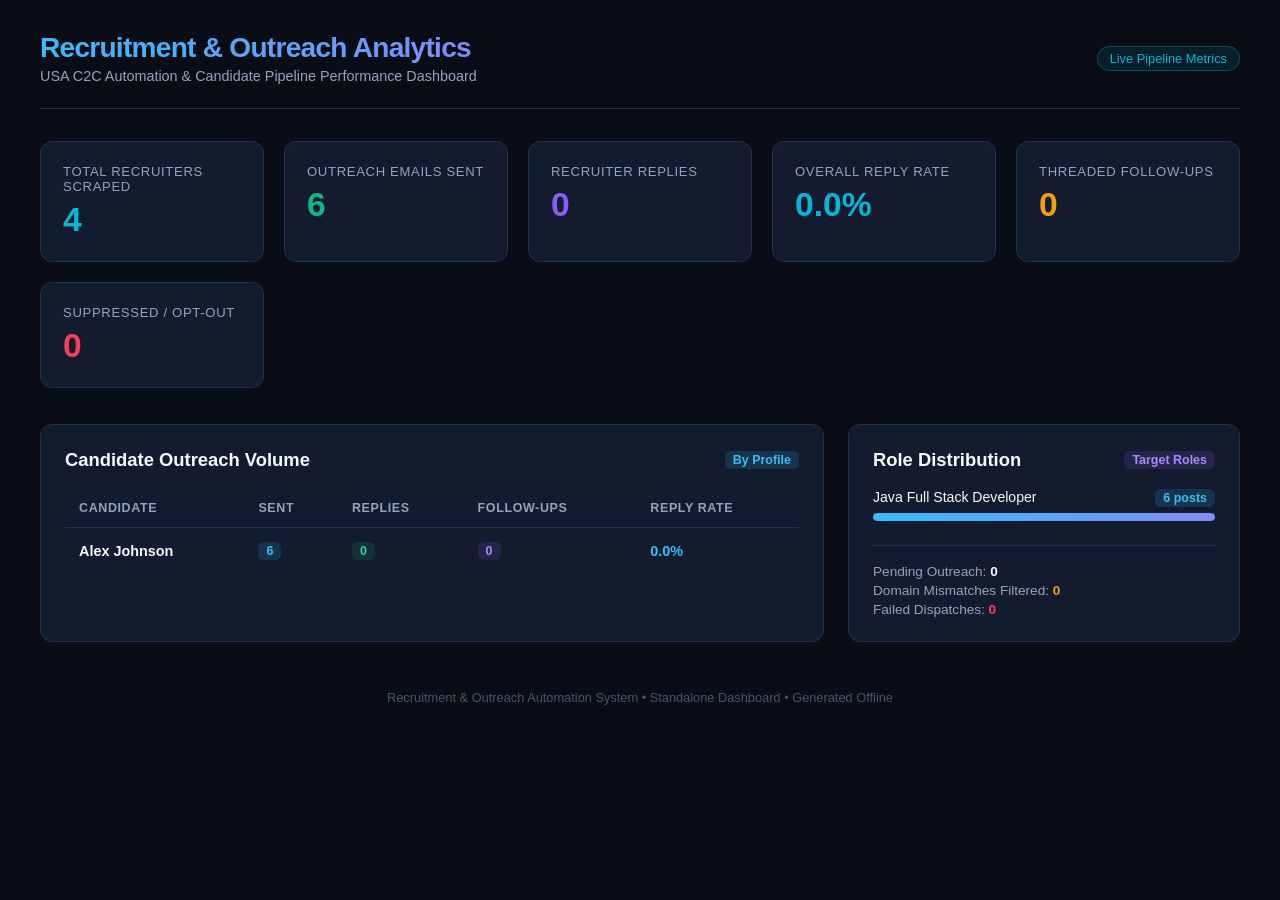
<file: analytics_report.html>
<!DOCTYPE html>
<html lang="en">
<head>
    <meta charset="UTF-8">
    <meta name="viewport" content="width=device-width, initial-scale=1.0">
    <title>Recruitment & Outreach Analytics</title>
    <style>
        :root {
            --bg-base: #090d16;
            --bg-card: #131b2e;
            --bg-card-hover: #1c2742;
            --border: #23304e;
            --text-primary: #f8fafc;
            --text-secondary: #94a3b8;
            --cyan: #06b6d4;
            --cyan-glow: rgba(6, 182, 212, 0.2);
            --emerald: #10b981;
            --emerald-glow: rgba(16, 185, 129, 0.2);
            --purple: #8b5cf6;
            --amber: #f59e0b;
            --rose: #f43f5e;
        }
        * {
            margin: 0;
            padding: 0;
            box-sizing: border-box;
            font-family: -apple-system, BlinkMacSystemFont, "Segoe UI", Roboto, Helvetica, Arial, sans-serif;
        }
        body {
            background-color: var(--bg-base);
            color: var(--text-primary);
            padding: 32px 24px;
            min-height: 100vh;
        }
        .container {
            max-width: 1200px;
            margin: 0 auto;
        }
        header {
            display: flex;
            justify-content: space-between;
            align-items: center;
            border-bottom: 1px solid var(--border);
            padding-bottom: 24px;
            margin-bottom: 32px;
        }
        .brand-title {
            font-size: 1.75rem;
            font-weight: 700;
            letter-spacing: -0.025em;
            background: linear-gradient(135deg, #38bdf8, #818cf8);
            -webkit-background-clip: text;
            -webkit-text-fill-color: transparent;
        }
        .brand-subtitle {
            color: var(--text-secondary);
            font-size: 0.9rem;
            margin-top: 4px;
        }
        .tag {
            display: inline-flex;
            align-items: center;
            padding: 4px 12px;
            border-radius: 9999px;
            font-size: 0.8rem;
            font-weight: 500;
            background: rgba(6, 182, 212, 0.1);
            color: var(--cyan);
            border: 1px solid rgba(6, 182, 212, 0.3);
        }
        .grid-cards {
            display: grid;
            grid-template-columns: repeat(auto-fit, minmax(220px, 1fr));
            gap: 20px;
            margin-bottom: 36px;
        }
        .card {
            background-color: var(--bg-card);
            border: 1px solid var(--border);
            border-radius: 12px;
            padding: 22px;
            transition: transform 0.2s, box-shadow 0.2s;
        }
        .card:hover {
            transform: translateY(-2px);
            border-color: #3b82f6;
            box-shadow: 0 8px 24px rgba(0, 0, 0, 0.4);
        }
        .card-label {
            font-size: 0.82rem;
            text-transform: uppercase;
            letter-spacing: 0.05em;
            color: var(--text-secondary);
            margin-bottom: 8px;
        }
        .card-value {
            font-size: 2.1rem;
            font-weight: 700;
            line-height: 1.1;
        }
        .color-cyan { color: var(--cyan); }
        .color-emerald { color: var(--emerald); }
        .color-purple { color: var(--purple); }
        .color-amber { color: var(--amber); }
        .color-rose { color: var(--rose); }

        .layout-two-col {
            display: grid;
            grid-template-columns: 2fr 1fr;
            gap: 24px;
        }
        @media (max-width: 900px) {
            .layout-two-col {
                grid-template-columns: 1fr;
            }
        }
        .section-box {
            background-color: var(--bg-card);
            border: 1px solid var(--border);
            border-radius: 12px;
            padding: 24px;
        }
        .section-title {
            font-size: 1.15rem;
            font-weight: 600;
            margin-bottom: 18px;
            display: flex;
            align-items: center;
            justify-content: space-between;
        }
        table {
            width: 100%;
            border-collapse: collapse;
            text-align: left;
        }
        th {
            font-size: 0.78rem;
            text-transform: uppercase;
            letter-spacing: 0.05em;
            color: var(--text-secondary);
            padding: 12px 14px;
            border-bottom: 1px solid var(--border);
        }
        td {
            padding: 14px;
            border-bottom: 1px solid rgba(255, 255, 255, 0.04);
            font-size: 0.9rem;
        }
        tr:last-child td {
            border-bottom: none;
        }
        .badge {
            display: inline-block;
            padding: 2px 8px;
            border-radius: 6px;
            font-size: 0.78rem;
            font-weight: 600;
        }
        .badge.blue { background: rgba(56, 189, 248, 0.15); color: #38bdf8; }
        .badge.emerald { background: rgba(16, 185, 129, 0.15); color: #34d399; }
        .badge.purple { background: rgba(139, 92, 246, 0.15); color: #a78bfa; }
        .rate-pill {
            font-weight: 700;
            color: #38bdf8;
        }
        .role-bar-item {
            margin-bottom: 18px;
        }
        .role-label-row {
            display: flex;
            justify-content: space-between;
            font-size: 0.88rem;
            margin-bottom: 6px;
        }
        .progress-track {
            width: 100%;
            height: 8px;
            background: #1e293b;
            border-radius: 9999px;
            overflow: hidden;
        }
        .progress-fill {
            height: 100%;
            background: linear-gradient(90deg, #38bdf8, #818cf8);
            border-radius: 9999px;
        }
        footer {
            margin-top: 48px;
            text-align: center;
            font-size: 0.8rem;
            color: #475569;
        }
    </style>
</head>
<body>
    <div class="container">
        <header>
            <div>
                <h1 class="brand-title">Recruitment & Outreach Analytics</h1>
                <p class="brand-subtitle">USA C2C Automation & Candidate Pipeline Performance Dashboard</p>
            </div>
            <div class="tag">Live Pipeline Metrics</div>
        </header>

        <!-- Top Metric Cards -->
        <div class="grid-cards">
            <div class="card">
                <div class="card-label">Total Recruiters Scraped</div>
                <div class="card-value color-cyan">4</div>
            </div>
            <div class="card">
                <div class="card-label">Outreach Emails Sent</div>
                <div class="card-value color-emerald">6</div>
            </div>
            <div class="card">
                <div class="card-label">Recruiter Replies</div>
                <div class="card-value color-purple">0</div>
            </div>
            <div class="card">
                <div class="card-label">Overall Reply Rate</div>
                <div class="card-value color-cyan">0.0%</div>
            </div>
            <div class="card">
                <div class="card-label">Threaded Follow-ups</div>
                <div class="card-value color-amber">0</div>
            </div>
            <div class="card">
                <div class="card-label">Suppressed / Opt-out</div>
                <div class="card-value color-rose">0</div>
            </div>
        </div>

        <!-- Two Column Detailed Breakdown -->
        <div class="layout-two-col">
            <!-- Candidate Performance Table -->
            <div class="section-box">
                <div class="section-title">
                    <span>Candidate Outreach Volume</span>
                    <span class="badge blue">By Profile</span>
                </div>
                <table>
                    <thead>
                        <tr>
                            <th>Candidate</th>
                            <th>Sent</th>
                            <th>Replies</th>
                            <th>Follow-ups</th>
                            <th>Reply Rate</th>
                        </tr>
                    </thead>
                    <tbody>
                        
        <tr>
            <td style="font-weight: 600;">Alex Johnson</td>
            <td><span class="badge blue">6</span></td>
            <td><span class="badge emerald">0</span></td>
            <td><span class="badge purple">0</span></td>
            <td><span class="rate-pill">0.0%</span></td>
        </tr>
        
                    </tbody>
                </table>
            </div>

            <!-- Target Roles & Domain Distribution -->
            <div class="section-box">
                <div class="section-title">
                    <span>Role Distribution</span>
                    <span class="badge purple">Target Roles</span>
                </div>
                <div style="margin-top: 14px;">
                    
        <div class="role-bar-item">
            <div class="role-label-row">
                <span>Java Full Stack Developer</span>
                <span class="badge blue">6 posts</span>
            </div>
            <div class="progress-track">
                <div class="progress-fill" style="width: 100%;"></div>
            </div>
        </div>
        
                </div>
                <div style="margin-top: 24px; padding-top: 18px; border-top: 1px solid var(--border); font-size: 0.85rem; color: var(--text-secondary);">
                    <div>Pending Outreach: <strong style="color: var(--text-primary);">0</strong></div>
                    <div style="margin-top: 4px;">Domain Mismatches Filtered: <strong style="color: var(--amber);">0</strong></div>
                    <div style="margin-top: 4px;">Failed Dispatches: <strong style="color: var(--rose);">0</strong></div>
                </div>
            </div>
        </div>

        <footer>
            Recruitment & Outreach Automation System • Standalone Dashboard • Generated Offline
        </footer>
    </div>
</body>
</html>
</file>
